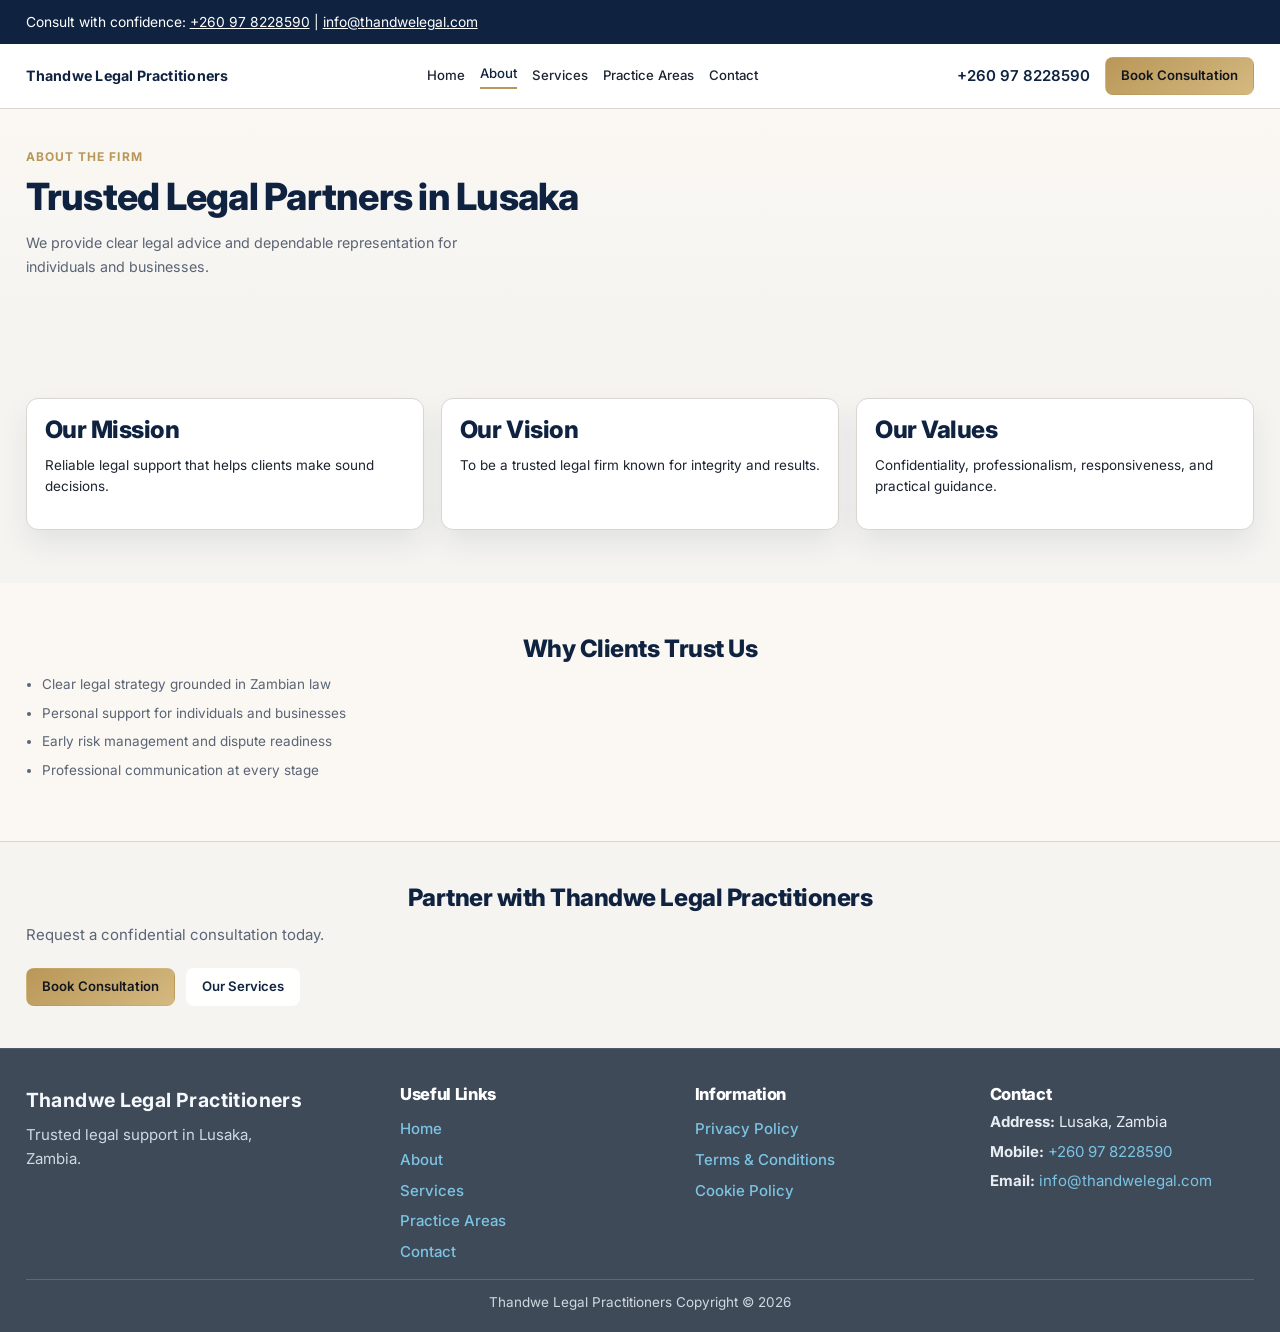
<file: about.html>
<!doctype html>
<html lang="en">
<head>
  <meta charset="UTF-8">
  <meta name="viewport" content="width=device-width, initial-scale=1.0">
  <title>About | Thandwe Legal Practitioners</title>
  <meta name="description" content="Learn about Thandwe Legal Practitioners, a client-focused law firm in Lusaka, Zambia.">
  <link rel="stylesheet" href="./styles.css?v=20260401-6">
</head>
<body>
  <a class="skip-link" href="#main-content">Skip to main content</a>

  <div class="top-contact-bar">
    <div class="container top-contact-inner">
      <p>Consult with confidence: <a href="tel:+260978228590">+260 97 8228590</a> | <a href="mailto:info@thandwelegal.com">info@thandwelegal.com</a></p>
    </div>
  </div>

  <header class="site-header">
    <div class="container header-inner">
      <a href="./index.html" class="logo" aria-label="Thandwe Legal Practitioners home">Thandwe Legal Practitioners</a>
      <button class="menu-toggle" aria-expanded="false" aria-controls="primary-nav">Menu</button>
      <nav class="primary-nav" id="primary-nav" aria-label="Primary">
        <a href="./index.html">Home</a>
        <a class="active" href="./about.html">About</a>
        <a href="./services.html">Services</a>
        <a href="./practice-areas.html">Practice Areas</a>
        <a href="./contact.html">Contact</a>
      </nav>
      <div class="header-actions">
        <a class="phone-link" href="tel:+260978228590">+260 97 8228590</a>
        <a class="btn btn-primary" href="./contact.html#contact-form-panel">Book Consultation</a>
      </div>
    </div>
  </header>

  <main id="main-content">
    <section class="section page-hero">
      <div class="container">
        <p class="eyebrow">About The Firm</p>
        <h1>Trusted Legal Partners in Lusaka</h1>
        <p class="hero-support">We provide clear legal advice and dependable representation for individuals and businesses.</p>
      </div>
    </section>

    <section class="section">
      <div class="container card-grid">
        <article class="info-card">
          <h2>Our Mission</h2>
          <p>Reliable legal support that helps clients make sound decisions.</p>
        </article>
        <article class="info-card">
          <h2>Our Vision</h2>
          <p>To be a trusted legal firm known for integrity and results.</p>
        </article>
        <article class="info-card">
          <h2>Our Values</h2>
          <p>Confidentiality, professionalism, responsiveness, and practical guidance.</p>
        </article>
      </div>
    </section>

    <section class="section section-muted">
      <div class="container">
        <h2>Why Clients Trust Us</h2>
        <ul class="feature-list">
          <li>Clear legal strategy grounded in Zambian law</li>
          <li>Personal support for individuals and businesses</li>
          <li>Early risk management and dispute readiness</li>
          <li>Professional communication at every stage</li>
        </ul>
      </div>
    </section>

    <section class="section final-cta">
      <div class="container final-cta-inner">
        <h2>Partner with Thandwe Legal Practitioners</h2>
        <p>Request a confidential consultation today.</p>
        <div class="hero-cta-group">
          <a class="btn btn-primary" href="./contact.html#contact-form-panel">Book Consultation</a>
          <a class="btn btn-secondary" href="./services.html">Our Services</a>
        </div>
      </div>
    </section>
  </main>

  <footer class="site-footer">
    <div class="container footer-grid">
      <div class="footer-brand">
        <a href="./index.html" class="logo">Thandwe Legal Practitioners</a>
        <p>Trusted legal support in Lusaka, Zambia.</p>
      </div>
      <nav class="footer-links" aria-label="Useful links">
        <h3 class="footer-title">Useful Links</h3>
        <a href="./index.html">Home</a>
        <a href="./about.html">About</a>
        <a href="./services.html">Services</a>
        <a href="./practice-areas.html">Practice Areas</a>
        <a href="./contact.html">Contact</a>
      </nav>
      <nav class="footer-links" aria-label="Information links">
        <h3 class="footer-title">Information</h3>
        <a href="#">Privacy Policy</a>
        <a href="#">Terms & Conditions</a>
        <a href="#">Cookie Policy</a>
      </nav>
      <div>
        <h3 class="footer-title">Contact</h3>
        <p class="footer-contact-item"><strong>Address:</strong> Lusaka, Zambia</p>
        <p class="footer-contact-item"><strong>Mobile:</strong> <a href="tel:+260978228590">+260 97 8228590</a></p>
        <p class="footer-contact-item"><strong>Email:</strong> <a href="mailto:info@thandwelegal.com">info@thandwelegal.com</a></p>
      </div>
    </div>
    <div class="container footer-bottom">
      <p class="disclaimer">Thandwe Legal Practitioners Copyright &copy; 2026</p>
    </div>
  </footer>

  <script>
    const menuToggle = document.querySelector(".menu-toggle");
    const nav = document.querySelector(".primary-nav");
    if (menuToggle && nav) {
      menuToggle.addEventListener("click", () => {
        const expanded = menuToggle.getAttribute("aria-expanded") === "true";
        menuToggle.setAttribute("aria-expanded", String(!expanded));
        nav.classList.toggle("nav-open");
      });
    }
  </script>
</body>
</html>
</file>
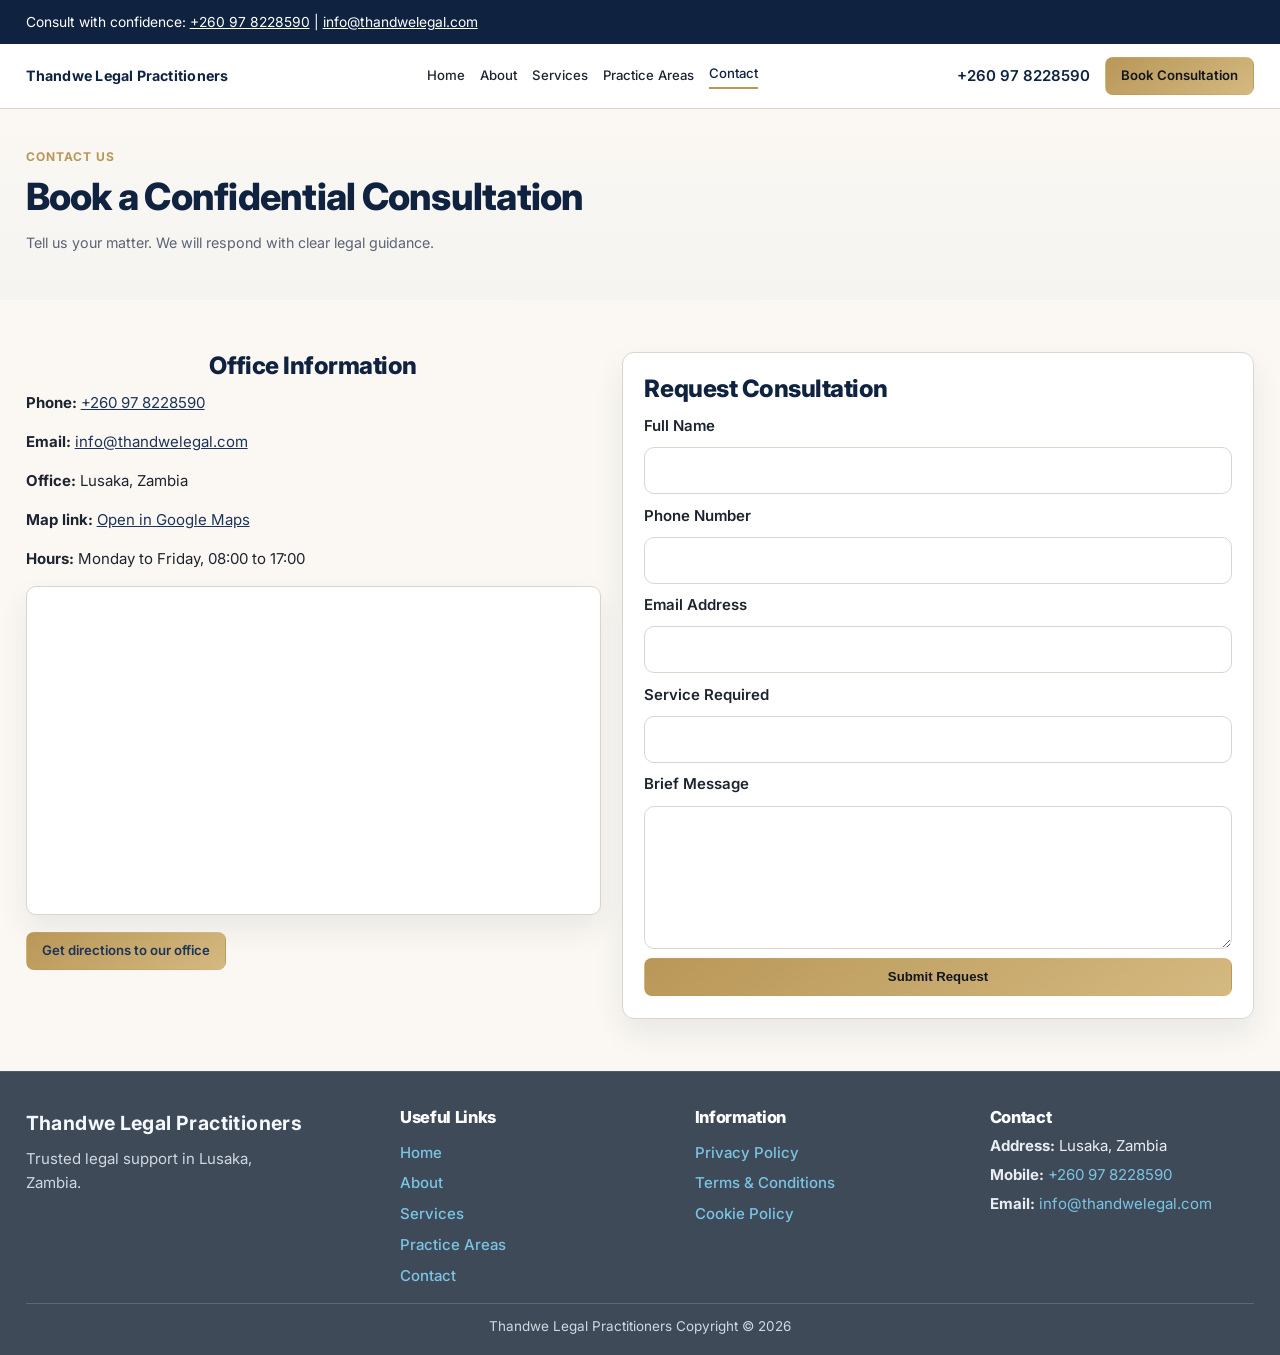
<file: contact.html>
<!doctype html>
<html lang="en">
<head>
  <meta charset="UTF-8">
  <meta name="viewport" content="width=device-width, initial-scale=1.0">
  <title>Contact | Thandwe Legal Practitioners</title>
  <meta name="description" content="Contact Thandwe Legal Practitioners in Lusaka for a confidential legal consultation.">
  <link rel="stylesheet" href="./styles.css?v=20260401-6">
</head>
<body>
  <a class="skip-link" href="#main-content">Skip to main content</a>

  <div class="top-contact-bar">
    <div class="container top-contact-inner">
      <p>Consult with confidence: <a href="tel:+260978228590">+260 97 8228590</a> | <a href="mailto:info@thandwelegal.com">info@thandwelegal.com</a></p>
    </div>
  </div>

  <header class="site-header">
    <div class="container header-inner">
      <a href="./index.html" class="logo" aria-label="Thandwe Legal Practitioners home">Thandwe Legal Practitioners</a>
      <button class="menu-toggle" aria-expanded="false" aria-controls="primary-nav">Menu</button>
      <nav class="primary-nav" id="primary-nav" aria-label="Primary">
        <a href="./index.html">Home</a>
        <a href="./about.html">About</a>
        <a href="./services.html">Services</a>
        <a href="./practice-areas.html">Practice Areas</a>
        <a class="active" href="./contact.html">Contact</a>
      </nav>
      <div class="header-actions">
        <a class="phone-link" href="tel:+260978228590">+260 97 8228590</a>
        <a class="btn btn-primary" href="#contact-form-panel">Book Consultation</a>
      </div>
    </div>
  </header>

  <main id="main-content">
    <section class="section page-hero">
      <div class="container">
        <p class="eyebrow">Contact Us</p>
        <h1>Book a Confidential Consultation</h1>
        <p class="hero-support">Tell us your matter. We will respond with clear legal guidance.</p>
      </div>
    </section>

    <section class="section section-muted">
      <div class="container contact-grid">
        <div class="contact-info">
          <h2>Office Information</h2>
          <p><strong>Phone:</strong> <a href="tel:+260978228590">+260 97 8228590</a></p>
          <p><strong>Email:</strong> <a href="mailto:info@thandwelegal.com">info@thandwelegal.com</a></p>
          <p><strong>Office:</strong> Lusaka, Zambia</p>
          <p><strong>Map link:</strong> <a href="https://www.google.com/maps/search/?api=1&query=Lusaka,+Zambia" target="_blank" rel="noopener noreferrer">Open in Google Maps</a></p>
          <p><strong>Hours:</strong> Monday to Friday, 08:00 to 17:00</p>
          <div class="map-frame">
            <iframe
              title="Thandwe Legal Practitioners map"
              src="https://www.google.com/maps?q=Lusaka,+Zambia&z=14&output=embed"
              loading="lazy"
              referrerpolicy="no-referrer-when-downgrade"
              allowfullscreen></iframe>
          </div>
          <p class="section-cta-inline">
            <a class="btn btn-primary" href="https://www.google.com/maps/search/?api=1&query=Lusaka,+Zambia" target="_blank" rel="noopener noreferrer">Get directions to our office</a>
          </p>
        </div>

        <div class="contact-panel" id="contact-form-panel">
          <h2>Request Consultation</h2>
          <form class="contact-form" action="#" method="post">
            <label for="name">Full Name</label>
            <input id="name" name="name" type="text" required>

            <label for="phone">Phone Number</label>
            <input id="phone" name="phone" type="tel" required>

            <label for="email">Email Address</label>
            <input id="email" name="email" type="email" required>

            <label for="service">Service Required</label>
            <input id="service" name="service" type="text" required>

            <label for="message">Brief Message</label>
            <textarea id="message" name="message" rows="5" required></textarea>

            <button class="btn btn-primary" type="submit">Submit Request</button>
          </form>
        </div>
      </div>
    </section>
  </main>

  <footer class="site-footer">
    <div class="container footer-grid">
      <div class="footer-brand">
        <a href="./index.html" class="logo">Thandwe Legal Practitioners</a>
        <p>Trusted legal support in Lusaka, Zambia.</p>
      </div>
      <nav class="footer-links" aria-label="Useful links">
        <h3 class="footer-title">Useful Links</h3>
        <a href="./index.html">Home</a>
        <a href="./about.html">About</a>
        <a href="./services.html">Services</a>
        <a href="./practice-areas.html">Practice Areas</a>
        <a href="./contact.html">Contact</a>
      </nav>
      <nav class="footer-links" aria-label="Information links">
        <h3 class="footer-title">Information</h3>
        <a href="#">Privacy Policy</a>
        <a href="#">Terms & Conditions</a>
        <a href="#">Cookie Policy</a>
      </nav>
      <div>
        <h3 class="footer-title">Contact</h3>
        <p class="footer-contact-item"><strong>Address:</strong> Lusaka, Zambia</p>
        <p class="footer-contact-item"><strong>Mobile:</strong> <a href="tel:+260978228590">+260 97 8228590</a></p>
        <p class="footer-contact-item"><strong>Email:</strong> <a href="mailto:info@thandwelegal.com">info@thandwelegal.com</a></p>
      </div>
    </div>
    <div class="container footer-bottom">
      <p class="disclaimer">Thandwe Legal Practitioners Copyright &copy; 2026</p>
    </div>
  </footer>

  <script>
    const menuToggle = document.querySelector(".menu-toggle");
    const nav = document.querySelector(".primary-nav");
    if (menuToggle && nav) {
      menuToggle.addEventListener("click", () => {
        const expanded = menuToggle.getAttribute("aria-expanded") === "true";
        menuToggle.setAttribute("aria-expanded", String(!expanded));
        nav.classList.toggle("nav-open");
      });
    }
  </script>
</body>
</html>
</file>
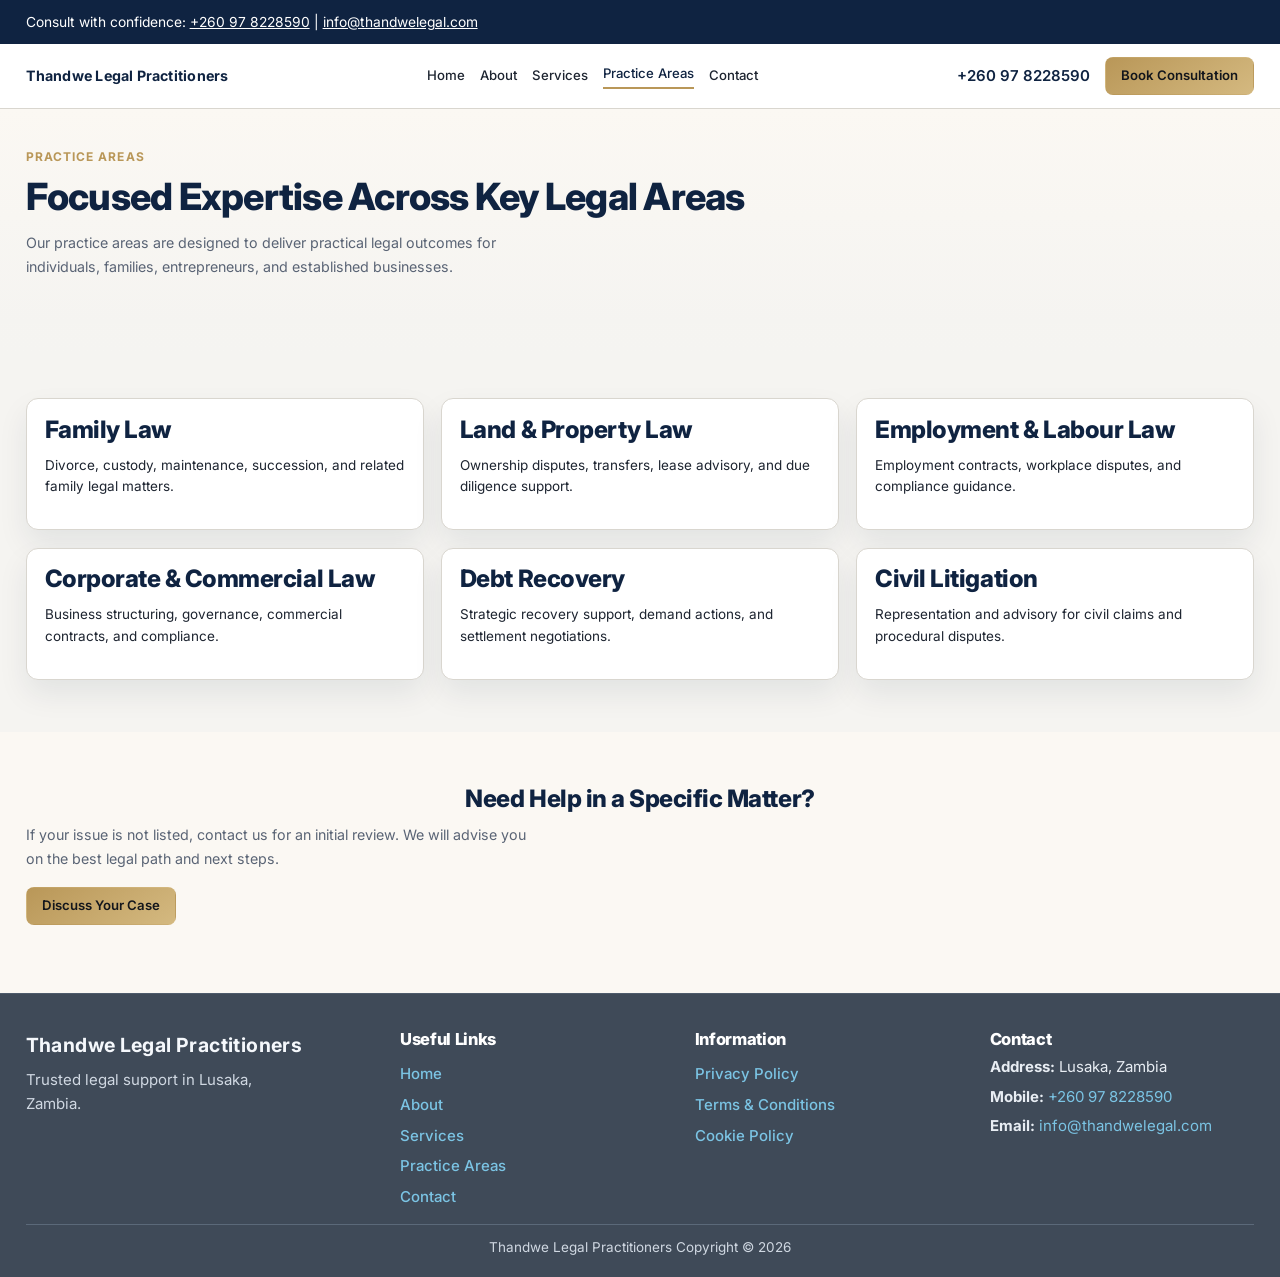
<file: practice-areas.html>
<!doctype html>
<html lang="en">
<head>
  <meta charset="UTF-8">
  <meta name="viewport" content="width=device-width, initial-scale=1.0">
  <title>Practice Areas | Thandwe Legal Practitioners</title>
  <meta name="description" content="Practice areas at Thandwe Legal Practitioners: property, family, employment, corporate, and dispute resolution in Lusaka, Zambia.">
  <link rel="stylesheet" href="./styles.css?v=20260401-6">
</head>
<body>
  <a class="skip-link" href="#main-content">Skip to main content</a>

  <div class="top-contact-bar">
    <div class="container top-contact-inner">
      <p>Consult with confidence: <a href="tel:+260978228590">+260 97 8228590</a> | <a href="mailto:info@thandwelegal.com">info@thandwelegal.com</a></p>
    </div>
  </div>

  <header class="site-header">
    <div class="container header-inner">
      <a href="./index.html" class="logo" aria-label="Thandwe Legal Practitioners home">Thandwe Legal Practitioners</a>
      <button class="menu-toggle" aria-expanded="false" aria-controls="primary-nav">Menu</button>
      <nav class="primary-nav" id="primary-nav" aria-label="Primary">
        <a href="./index.html">Home</a>
        <a href="./about.html">About</a>
        <a href="./services.html">Services</a>
        <a class="active" href="./practice-areas.html">Practice Areas</a>
        <a href="./contact.html">Contact</a>
      </nav>
      <div class="header-actions">
        <a class="phone-link" href="tel:+260978228590">+260 97 8228590</a>
        <a class="btn btn-primary" href="./contact.html#contact-form-panel">Book Consultation</a>
      </div>
    </div>
  </header>

  <main id="main-content">
    <section class="section page-hero">
      <div class="container">
        <p class="eyebrow">Practice Areas</p>
        <h1>Focused Expertise Across Key Legal Areas</h1>
        <p class="hero-support">Our practice areas are designed to deliver practical legal outcomes for individuals, families, entrepreneurs, and established businesses.</p>
      </div>
    </section>

    <section class="section">
      <div class="container card-grid">
        <article class="info-card"><h2>Family Law</h2><p>Divorce, custody, maintenance, succession, and related family legal matters.</p></article>
        <article class="info-card"><h2>Land & Property Law</h2><p>Ownership disputes, transfers, lease advisory, and due diligence support.</p></article>
        <article class="info-card"><h2>Employment & Labour Law</h2><p>Employment contracts, workplace disputes, and compliance guidance.</p></article>
        <article class="info-card"><h2>Corporate & Commercial Law</h2><p>Business structuring, governance, commercial contracts, and compliance.</p></article>
        <article class="info-card"><h2>Debt Recovery</h2><p>Strategic recovery support, demand actions, and settlement negotiations.</p></article>
        <article class="info-card"><h2>Civil Litigation</h2><p>Representation and advisory for civil claims and procedural disputes.</p></article>
      </div>
    </section>

    <section class="section section-muted">
      <div class="container">
        <h2>Need Help in a Specific Matter?</h2>
        <p class="hero-support">If your issue is not listed, contact us for an initial review. We will advise you on the best legal path and next steps.</p>
        <p class="section-cta-inline">
          <a class="btn btn-primary" href="./contact.html#contact-form-panel">Discuss Your Case</a>
        </p>
      </div>
    </section>
  </main>

  <footer class="site-footer">
    <div class="container footer-grid">
      <div class="footer-brand">
        <a href="./index.html" class="logo">Thandwe Legal Practitioners</a>
        <p>Trusted legal support in Lusaka, Zambia.</p>
      </div>
      <nav class="footer-links" aria-label="Useful links">
        <h3 class="footer-title">Useful Links</h3>
        <a href="./index.html">Home</a>
        <a href="./about.html">About</a>
        <a href="./services.html">Services</a>
        <a href="./practice-areas.html">Practice Areas</a>
        <a href="./contact.html">Contact</a>
      </nav>
      <nav class="footer-links" aria-label="Information links">
        <h3 class="footer-title">Information</h3>
        <a href="#">Privacy Policy</a>
        <a href="#">Terms & Conditions</a>
        <a href="#">Cookie Policy</a>
      </nav>
      <div>
        <h3 class="footer-title">Contact</h3>
        <p class="footer-contact-item"><strong>Address:</strong> Lusaka, Zambia</p>
        <p class="footer-contact-item"><strong>Mobile:</strong> <a href="tel:+260978228590">+260 97 8228590</a></p>
        <p class="footer-contact-item"><strong>Email:</strong> <a href="mailto:info@thandwelegal.com">info@thandwelegal.com</a></p>
      </div>
    </div>
    <div class="container footer-bottom">
      <p class="disclaimer">Thandwe Legal Practitioners Copyright &copy; 2026</p>
    </div>
  </footer>

  <script>
    const menuToggle = document.querySelector(".menu-toggle");
    const nav = document.querySelector(".primary-nav");
    if (menuToggle && nav) {
      menuToggle.addEventListener("click", () => {
        const expanded = menuToggle.getAttribute("aria-expanded") === "true";
        menuToggle.setAttribute("aria-expanded", String(!expanded));
        nav.classList.toggle("nav-open");
      });
    }
  </script>
</body>
</html>
</file>
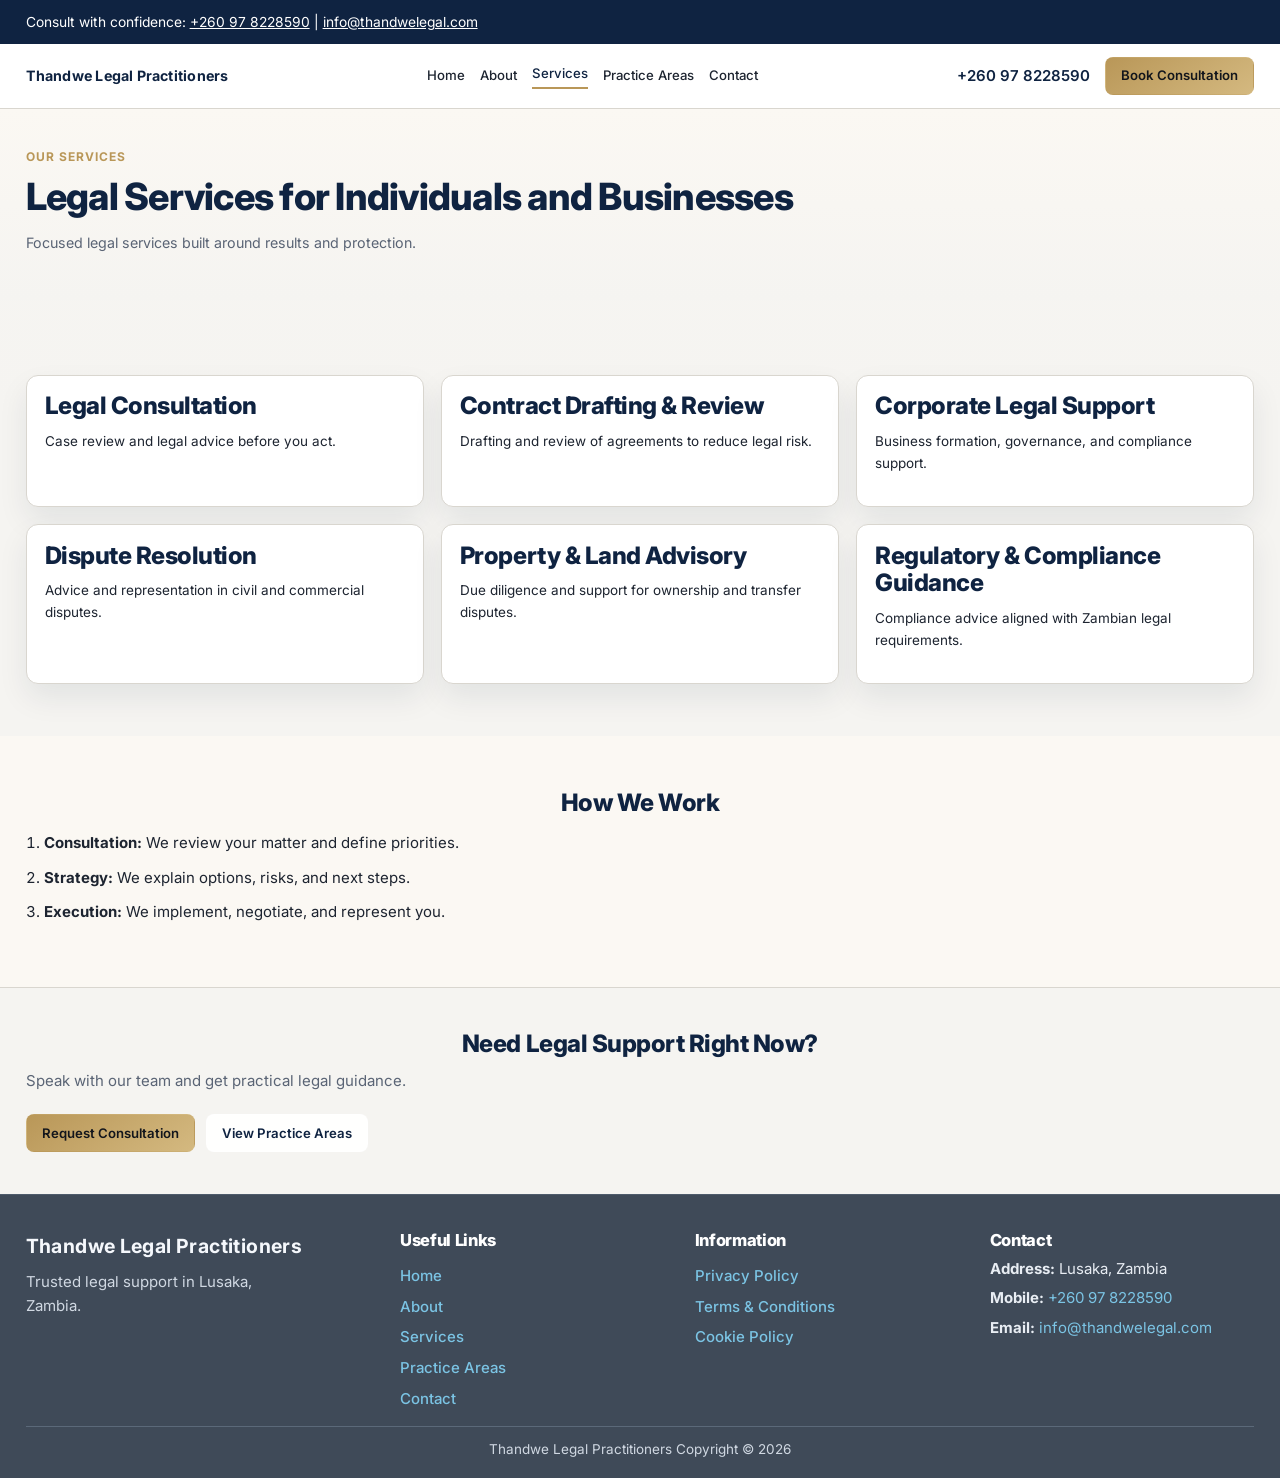
<file: services.html>
<!doctype html>
<html lang="en">
<head>
  <meta charset="UTF-8">
  <meta name="viewport" content="width=device-width, initial-scale=1.0">
  <title>Services | Thandwe Legal Practitioners</title>
  <meta name="description" content="Explore legal services offered by Thandwe Legal Practitioners in Lusaka, Zambia.">
  <link rel="stylesheet" href="./styles.css?v=20260401-6">
</head>
<body>
  <a class="skip-link" href="#main-content">Skip to main content</a>

  <div class="top-contact-bar">
    <div class="container top-contact-inner">
      <p>Consult with confidence: <a href="tel:+260978228590">+260 97 8228590</a> | <a href="mailto:info@thandwelegal.com">info@thandwelegal.com</a></p>
    </div>
  </div>

  <header class="site-header">
    <div class="container header-inner">
      <a href="./index.html" class="logo" aria-label="Thandwe Legal Practitioners home">Thandwe Legal Practitioners</a>
      <button class="menu-toggle" aria-expanded="false" aria-controls="primary-nav">Menu</button>
      <nav class="primary-nav" id="primary-nav" aria-label="Primary">
        <a href="./index.html">Home</a>
        <a href="./about.html">About</a>
        <a class="active" href="./services.html">Services</a>
        <a href="./practice-areas.html">Practice Areas</a>
        <a href="./contact.html">Contact</a>
      </nav>
      <div class="header-actions">
        <a class="phone-link" href="tel:+260978228590">+260 97 8228590</a>
        <a class="btn btn-primary" href="./contact.html#contact-form-panel">Book Consultation</a>
      </div>
    </div>
  </header>

  <main id="main-content">
    <section class="section page-hero">
      <div class="container">
        <p class="eyebrow">Our Services</p>
        <h1>Legal Services for Individuals and Businesses</h1>
        <p class="hero-support">Focused legal services built around results and protection.</p>
      </div>
    </section>

    <section class="section">
      <div class="container card-grid">
        <article class="info-card">
          <h2>Legal Consultation</h2>
          <p>Case review and legal advice before you act.</p>
        </article>
        <article class="info-card">
          <h2>Contract Drafting & Review</h2>
          <p>Drafting and review of agreements to reduce legal risk.</p>
        </article>
        <article class="info-card">
          <h2>Corporate Legal Support</h2>
          <p>Business formation, governance, and compliance support.</p>
        </article>
        <article class="info-card">
          <h2>Dispute Resolution</h2>
          <p>Advice and representation in civil and commercial disputes.</p>
        </article>
        <article class="info-card">
          <h2>Property & Land Advisory</h2>
          <p>Due diligence and support for ownership and transfer disputes.</p>
        </article>
        <article class="info-card">
          <h2>Regulatory & Compliance Guidance</h2>
          <p>Compliance advice aligned with Zambian legal requirements.</p>
        </article>
      </div>
    </section>

    <section class="section section-muted">
      <div class="container">
        <h2>How We Work</h2>
        <ol class="steps-list">
          <li><strong>Consultation:</strong> We review your matter and define priorities.</li>
          <li><strong>Strategy:</strong> We explain options, risks, and next steps.</li>
          <li><strong>Execution:</strong> We implement, negotiate, and represent you.</li>
        </ol>
      </div>
    </section>

    <section class="section final-cta">
      <div class="container final-cta-inner">
        <h2>Need Legal Support Right Now?</h2>
        <p>Speak with our team and get practical legal guidance.</p>
        <div class="hero-cta-group">
          <a class="btn btn-primary" href="./contact.html#contact-form-panel">Request Consultation</a>
          <a class="btn btn-secondary" href="./practice-areas.html">View Practice Areas</a>
        </div>
      </div>
    </section>
  </main>

  <footer class="site-footer">
    <div class="container footer-grid">
      <div class="footer-brand">
        <a href="./index.html" class="logo">Thandwe Legal Practitioners</a>
        <p>Trusted legal support in Lusaka, Zambia.</p>
      </div>
      <nav class="footer-links" aria-label="Useful links">
        <h3 class="footer-title">Useful Links</h3>
        <a href="./index.html">Home</a>
        <a href="./about.html">About</a>
        <a href="./services.html">Services</a>
        <a href="./practice-areas.html">Practice Areas</a>
        <a href="./contact.html">Contact</a>
      </nav>
      <nav class="footer-links" aria-label="Information links">
        <h3 class="footer-title">Information</h3>
        <a href="#">Privacy Policy</a>
        <a href="#">Terms & Conditions</a>
        <a href="#">Cookie Policy</a>
      </nav>
      <div>
        <h3 class="footer-title">Contact</h3>
        <p class="footer-contact-item"><strong>Address:</strong> Lusaka, Zambia</p>
        <p class="footer-contact-item"><strong>Mobile:</strong> <a href="tel:+260978228590">+260 97 8228590</a></p>
        <p class="footer-contact-item"><strong>Email:</strong> <a href="mailto:info@thandwelegal.com">info@thandwelegal.com</a></p>
      </div>
    </div>
    <div class="container footer-bottom">
      <p class="disclaimer">Thandwe Legal Practitioners Copyright &copy; 2026</p>
    </div>
  </footer>

  <script>
    const menuToggle = document.querySelector(".menu-toggle");
    const nav = document.querySelector(".primary-nav");
    if (menuToggle && nav) {
      menuToggle.addEventListener("click", () => {
        const expanded = menuToggle.getAttribute("aria-expanded") === "true";
        menuToggle.setAttribute("aria-expanded", String(!expanded));
        nav.classList.toggle("nav-open");
      });
    }
  </script>
</body>
</html>
</file>
<file: styles.css>
@import url("https://fonts.googleapis.com/css2?family=Inter:wght@400;500;600;700;800&display=swap");

:root {
  --bg: #f5f4f1;
  --surface: #ffffff;
  --surface-muted: #fbf8f3;
  --text: #1d2430;
  --text-muted: #5a6475;
  --border: #d9d6cf;
  --brand: #0f2341;
  --brand-soft: #1d3459;
  --gold: #b99758;
  --gold-soft: #d4b980;
  --radius: 12px;
  --shadow: 0 14px 30px rgba(15, 35, 65, 0.08);
}

*,
*::before,
*::after {
  box-sizing: border-box;
}

html {
  scroll-behavior: smooth;
  font-size: 15px;
}

body {
  margin: 0;
  font-family: "Inter", "Segoe UI", Tahoma, Geneva, Verdana, sans-serif;
  color: var(--text);
  background: linear-gradient(180deg, #f8f6f2 0%, var(--bg) 28%);
  line-height: 1.6;
}

.container {
  width: min(1280px, 96%);
  margin-inline: auto;
  padding-inline: 0;
}

.skip-link {
  position: absolute;
  left: -9999px;
  top: 0;
}

.skip-link:focus {
  left: 1rem;
  top: 1rem;
  background: #fff;
  color: var(--brand);
  border: 1px solid var(--brand);
  border-radius: 8px;
  padding: 0.55rem 0.8rem;
}

a {
  color: var(--brand-soft);
}

a:focus-visible,
button:focus-visible,
input:focus-visible,
textarea:focus-visible {
  outline: 2px solid var(--gold);
  outline-offset: 2px;
}

.top-contact-bar {
  background: var(--brand);
  color: #fff;
  font-size: 0.92rem;
}

.top-contact-inner {
  min-height: 44px;
  display: flex;
  align-items: center;
}

.top-contact-inner p {
  margin: 0;
}

.top-contact-inner a {
  color: #fff;
  text-decoration: underline;
}

.site-header {
  position: sticky;
  top: 0;
  z-index: 10;
  background: rgba(255, 255, 255, 0.96);
  backdrop-filter: blur(8px);
  border-bottom: 1px solid var(--border);
}

.header-inner {
  display: flex;
  align-items: center;
  justify-content: space-between;
  gap: 1.4rem;
  min-height: 64px;
}

.logo {
  text-decoration: none;
  color: var(--brand);
  font-weight: 700;
  font-size: 0.95rem;
  letter-spacing: 0.015em;
}

.primary-nav {
  display: none;
  gap: 1rem;
  font-size: 0.88rem;
}

.primary-nav a,
.footer-links a {
  text-decoration: none;
  color: var(--text);
  font-weight: 500;
}

.primary-nav a.active {
  color: var(--brand);
  border-bottom: 2px solid var(--gold);
  padding-bottom: 0.2rem;
}

.menu-toggle {
  border: 1px solid var(--border);
  background: #fff;
  color: var(--text);
  padding: 0.55rem 0.82rem;
  border-radius: 8px;
}

.header-actions {
  display: none;
  align-items: center;
  gap: 1rem;
}

.phone-link {
  color: var(--brand);
  text-decoration: none;
  font-weight: 600;
  white-space: nowrap;
}

.btn {
  display: inline-flex;
  justify-content: center;
  align-items: center;
  min-height: 38px;
  padding: 0.5rem 1rem;
  border-radius: 8px;
  text-decoration: none;
  font-weight: 600;
  font-size: 0.88rem;
  border: 1px solid transparent;
  cursor: pointer;
  transition: 180ms ease;
}

.btn-primary {
  background: linear-gradient(145deg, var(--gold), var(--gold-soft));
  color: #13161c;
}

.btn-primary:hover,
.btn-primary:focus-visible {
  transform: translateY(-1px);
}

.btn-secondary {
  background: rgba(255,255,255,0.92);
  color: var(--brand);
  border-color: rgba(255,255,255,0.6);
}

.hero .btn-secondary {
  background: rgba(255,255,255,0.15);
  color: #fff;
  border-color: rgba(255,255,255,0.55);
}

.section {
  padding: 3.5rem 0;
}

.section-muted {
  background: var(--surface-muted);
}

h1,
h2,
h3 {
  margin: 0 0 0.75rem;
  line-height: 1.15;
  font-family: "Inter", "Segoe UI", Tahoma, Geneva, Verdana, sans-serif;
  font-weight: 800;
  letter-spacing: -0.02em;
  color: var(--brand);
}

main h2 {
  text-align: center;
}

main .hero-card h2,
main .info-card h2,
main .contact-panel h2 {
  text-align: left;
}

h1 {
  font-size: clamp(1.7rem, 3.5vw, 2.5rem);
  margin-bottom: 0.9rem;
}

h2 {
  font-size: clamp(1.15rem, 2.2vw, 1.6rem);
}

h3 {
  font-size: 0.95rem;
}

p {
  margin: 0 0 1rem;
}

.eyebrow {
  color: var(--gold);
  text-transform: uppercase;
  letter-spacing: 0.09em;
  font-size: 0.8rem;
  font-weight: 700;
  margin-bottom: 0.6rem;
}

.hero {
  background-image:
    linear-gradient(112deg, rgba(10, 23, 43, 0.86), rgba(10, 23, 43, 0.58)),
    url("./Assets/NewGroupPic.svg");
  background-size: cover;
  background-position: center 28%;
  background-repeat: no-repeat;
  color: #f8f6f2;
}

.hero h1,
.hero h2,
.hero h3 {
  color: #fff;
}

.hero .hero-subheadline,
.hero .hero-support {
  color: rgba(255, 255, 255, 0.85);
}

.hero .feature-list {
  color: rgba(255, 255, 255, 0.88);
}

.hero .eyebrow {
  color: #e7cf9d;
}

.hero .container {
  width: min(1280px, 96%);
  padding-top: 4.5rem;
  padding-bottom: 4.5rem;
}

.hero-grid {
  display: grid;
  grid-template-columns: 1fr;
  gap: 2rem;
  align-items: center;
  min-height: 440px;
}

.hero-subheadline {
  font-size: 1rem;
  max-width: 52ch;
}

.hero-support {
  color: var(--text-muted);
  max-width: 56ch;
  font-size: 0.95rem;
  line-height: 1.65;
}

.hero-card,
.info-card,
.stat-card,
.testimonial-card,
.contact-panel {
  background: var(--surface);
  border: 1px solid var(--border);
  border-radius: var(--radius);
  box-shadow: var(--shadow);
}

.hero-card {
  padding: 1.6rem 1.8rem;
  background: transparent;
  border-color: transparent;
  box-shadow: none;
}

.hero .hero-card {
  background: rgba(10, 23, 43, 0.48);
  border: 1px solid rgba(255, 255, 255, 0.28);
  box-shadow: 0 18px 34px rgba(2, 10, 24, 0.35);
  backdrop-filter: blur(3px);
}

.hero .hero-card h2 {
  color: #ffffff;
}

.feature-list {
  margin: 0.6rem 0 0;
  padding-left: 1.1rem;
  color: var(--text-muted);
  font-size: 0.9rem;
}

.feature-list li {
  margin-bottom: 0.55rem;
  line-height: 1.5;
}

.hero-cta-group {
  display: flex;
  flex-direction: row;
  flex-wrap: wrap;
  gap: 0.75rem;
  margin-top: 1.4rem;
}

.stats-grid,
.card-grid {
  margin-top: 1.5rem;
  display: grid;
  grid-template-columns: 1fr;
  gap: 1.15rem;
}

.issues-grid {
  margin-top: 1.4rem;
  display: grid;
  grid-template-columns: 1fr;
  gap: 0.75rem;
  padding: 0;
}

.issue-item {
  list-style: none;
  background: #fff;
  border: 1px solid var(--border);
  border-radius: 10px;
  padding: 0.72rem 0.84rem;
  font-weight: 500;
  color: #31435f;
}

.issues-actions {
  display: grid;
  grid-template-columns: 1fr;
  gap: 0.9rem;
  margin-top: 1.25rem;
}

.issues-search {
  width: 100%;
  border: 1px solid var(--border);
  border-radius: 10px;
  padding: 0.68rem 0.75rem;
  font: inherit;
  background: #fff;
}

.clients-grid {
  margin-top: 1.4rem;
  overflow: hidden;
  width: 100%;
}

.clients-track {
  display: flex;
  flex-wrap: nowrap;
  gap: 0.9rem;
  width: max-content;
  animation: clientsPass 95s linear infinite;
}

.client-card {
  min-height: 68px;
  flex: 0 0 160px;
  border: 1px solid var(--border);
  border-radius: 10px;
  background: #fff;
  display: flex;
  align-items: center;
  justify-content: center;
  text-align: center;
  padding: 0.55rem;
  box-shadow: 0 6px 16px rgba(15, 35, 65, 0.05);
}

@keyframes clientsPass {
  from {
    transform: translateX(0);
  }
  to {
    transform: translateX(-50%);
  }
}

.client-card span {
  color: #415470;
  font-weight: 700;
  font-size: 0.96rem;
}

.client-logo {
  width: 100%;
  height: 40px;
  object-fit: contain;
  filter: grayscale(1) contrast(1.05) brightness(0.35);
  opacity: 0.92;
}

.client-card:hover .client-logo {
  opacity: 1;
}

.stat-card,
.info-card,
.testimonial-card {
  padding: 1.1rem 1.2rem;
  font-size: 0.9rem;
}

.stat-value {
  margin: 0 0 0.3rem;
  color: var(--brand);
  font-size: 1.6rem;
  font-weight: 700;
  line-height: 1;
}

.steps-list {
  margin: 1rem 0 0;
  padding-left: 1.2rem;
  max-width: 70ch;
}

.steps-list li {
  margin-bottom: 0.7rem;
}

.testimonial-card {
  margin: 0;
  border-left: 4px solid var(--gold);
}

.testimonial-card cite {
  font-style: normal;
  color: var(--text-muted);
}

.testimonials-ticker {
  margin-top: 1.5rem;
  overflow: hidden;
  border-radius: 12px;
}

.ticker-track {
  display: flex;
  gap: 1rem;
  width: max-content;
  animation: testimonialScroll 70s linear infinite;
}

.ticker-item {
  min-width: 300px;
  max-width: 300px;
  padding: 0.85rem 1rem;
  font-size: 0.88rem;
  background: #fff;
  border: 1px solid var(--border);
  border-left: 4px solid var(--gold);
  border-radius: 10px;
  box-shadow: 0 6px 16px rgba(15, 35, 65, 0.05);
}

.ticker-item p {
  margin: 0 0 0.6rem;
}

.ticker-item cite {
  color: var(--text-muted);
  font-style: normal;
  font-size: 0.92rem;
}

@keyframes testimonialScroll {
  from {
    transform: translateX(0);
  }
  to {
    transform: translateX(-50%);
  }
}

.section-cta-inline {
  margin-top: 1.1rem;
}

.page-hero {
  padding-top: 2.5rem;
  padding-bottom: 2rem;
  background: linear-gradient(180deg, #fbf8f3 0%, #f5f4f1 100%);
}

.contact-grid {
  display: grid;
  grid-template-columns: 1fr;
  gap: 1.4rem;
}

.contact-info a {
  color: var(--brand-soft);
}

.contact-panel {
  padding: 1.45rem;
}

.contact-form {
  display: grid;
  gap: 0.62rem;
}

.contact-form label {
  font-weight: 600;
}

.contact-form input,
.contact-form textarea {
  width: 100%;
  border: 1px solid var(--border);
  border-radius: 10px;
  padding: 0.7rem 0.75rem;
  font: inherit;
  background: #fff;
}

.map-frame {
  margin-top: 1rem;
  border: 1px solid var(--border);
  border-radius: 10px;
  overflow: hidden;
  box-shadow: var(--shadow);
  background: #fff;
}

.map-frame iframe {
  width: 100%;
  min-height: 320px;
  border: 0;
}

.video-panel {
  margin-top: 1rem;
  background: #fff;
  border: 1px solid var(--border);
  border-radius: 10px;
  box-shadow: var(--shadow);
  overflow: hidden;
}

.office-tour-video {
  width: 100%;
  max-height: 520px;
  display: block;
  background: #000;
}

.video-note {
  margin-top: 0.75rem;
  font-size: 0.9rem;
  color: var(--text-muted);
}

.calendly-inline-widget {
  margin-top: 1rem;
  border: 1px solid var(--border);
  border-radius: 10px;
  box-shadow: var(--shadow);
  background: #fff;
  overflow: hidden;
}

.team-grid {
  margin-top: 1.5rem;
  display: grid;
  grid-template-columns: 1fr;
  gap: 1.1rem;
}

.team-card {
  display: flex;
  flex-direction: column;
  background: #fff;
  border: 1px solid var(--border);
  border-radius: 12px;
  box-shadow: var(--shadow);
  overflow: hidden;
}

.team-photo {
  width: 100%;
  max-height: 420px;
  object-fit: cover;
  display: block;
}

.team-copy {
  display: flex;
  flex-direction: column;
  flex: 1;
  padding: 1rem 1.1rem 1.2rem;
}

.team-copy h3 {
  margin-bottom: 0.45rem;
}

.team-placeholder-tag {
  margin-top: auto;
  margin-bottom: 0;
  text-align: center;
  font-size: 0.82rem;
  color: var(--text-muted);
  font-weight: 600;
}

.final-cta {
  border-top: 1px solid var(--border);
  padding-top: 2.8rem;
  padding-bottom: 2.8rem;
}

.final-cta-inner p {
  color: var(--text-muted);
}

.site-footer {
  border-top: 1px solid #4e5b6b;
  background: #3f4a58;
  color: #e8edf3;
  padding: 2.4rem 0 1.2rem;
}

.footer-grid {
  display: grid;
  gap: 1.5rem;
  grid-template-columns: 1fr;
}

.footer-brand p {
  margin: 0.5rem 0 0;
  max-width: 26ch;
  color: #d0d8e2;
}

.site-footer .logo {
  color: #f5f8fc;
  font-size: 1.3rem;
  letter-spacing: 0.02em;
}

.site-footer .logo::first-letter {
  color: #22a4cf;
}

.footer-links {
  display: flex;
  flex-direction: column;
  gap: 0.45rem;
}

.disclaimer {
  margin: 0;
  color: #d0d8e2;
  font-size: 0.9rem;
}

.footer-title {
  color: #fff;
  margin-bottom: 0.45rem;
  font-size: 1.1rem;
}

.site-footer a {
  color: #7bc4e4;
  text-decoration: none;
}

.site-footer a:hover {
  text-decoration: underline;
}

.footer-contact-item {
  margin-bottom: 0.35rem;
}

.footer-bottom {
  border-top: 1px solid #5b6979;
  margin-top: 1rem;
  padding-top: 0.8rem;
  text-align: center;
}

.primary-nav.nav-open {
  display: flex;
  flex-direction: column;
  position: absolute;
  left: 4%;
  right: 4%;
  top: 84px;
  background: #fff;
  border: 1px solid var(--border);
  border-radius: var(--radius);
  padding: 0.85rem;
  box-shadow: var(--shadow);
}

@media (min-width: 760px) {
  .menu-toggle {
    display: none;
  }

  .primary-nav {
    display: flex;
    align-items: center;
  }

  .header-actions {
    display: flex;
  }

  .hero-grid {
    grid-template-columns: 1fr 380px;
    align-items: center;
    gap: 3rem;
  }

  .hero-cta-group {
    align-items: center;
  }

  .stats-grid {
    grid-template-columns: repeat(3, minmax(0, 1fr));
  }

  .card-grid {
    grid-template-columns: repeat(2, minmax(0, 1fr));
  }

  .issues-grid {
    grid-template-columns: repeat(2, minmax(0, 1fr));
  }

  .issues-actions {
    grid-template-columns: 1fr auto;
    align-items: center;
  }

  .contact-grid {
    grid-template-columns: 1fr 1.1fr;
  }

  .team-grid {
    grid-template-columns: repeat(2, minmax(0, 1fr));
  }

  .footer-grid {
    grid-template-columns: 1.3fr 1fr 1fr 1fr;
    align-items: start;
    column-gap: 2rem;
  }
}

@media (min-width: 1024px) {
  .hero .container {
    width: min(1280px, 96%);
  }

  .card-grid {
    grid-template-columns: repeat(3, minmax(0, 1fr));
  }

  .issues-grid {
    grid-template-columns: repeat(3, minmax(0, 1fr));
  }

  .team-grid {
    grid-template-columns: repeat(3, minmax(0, 1fr));
  }

}
</file>
